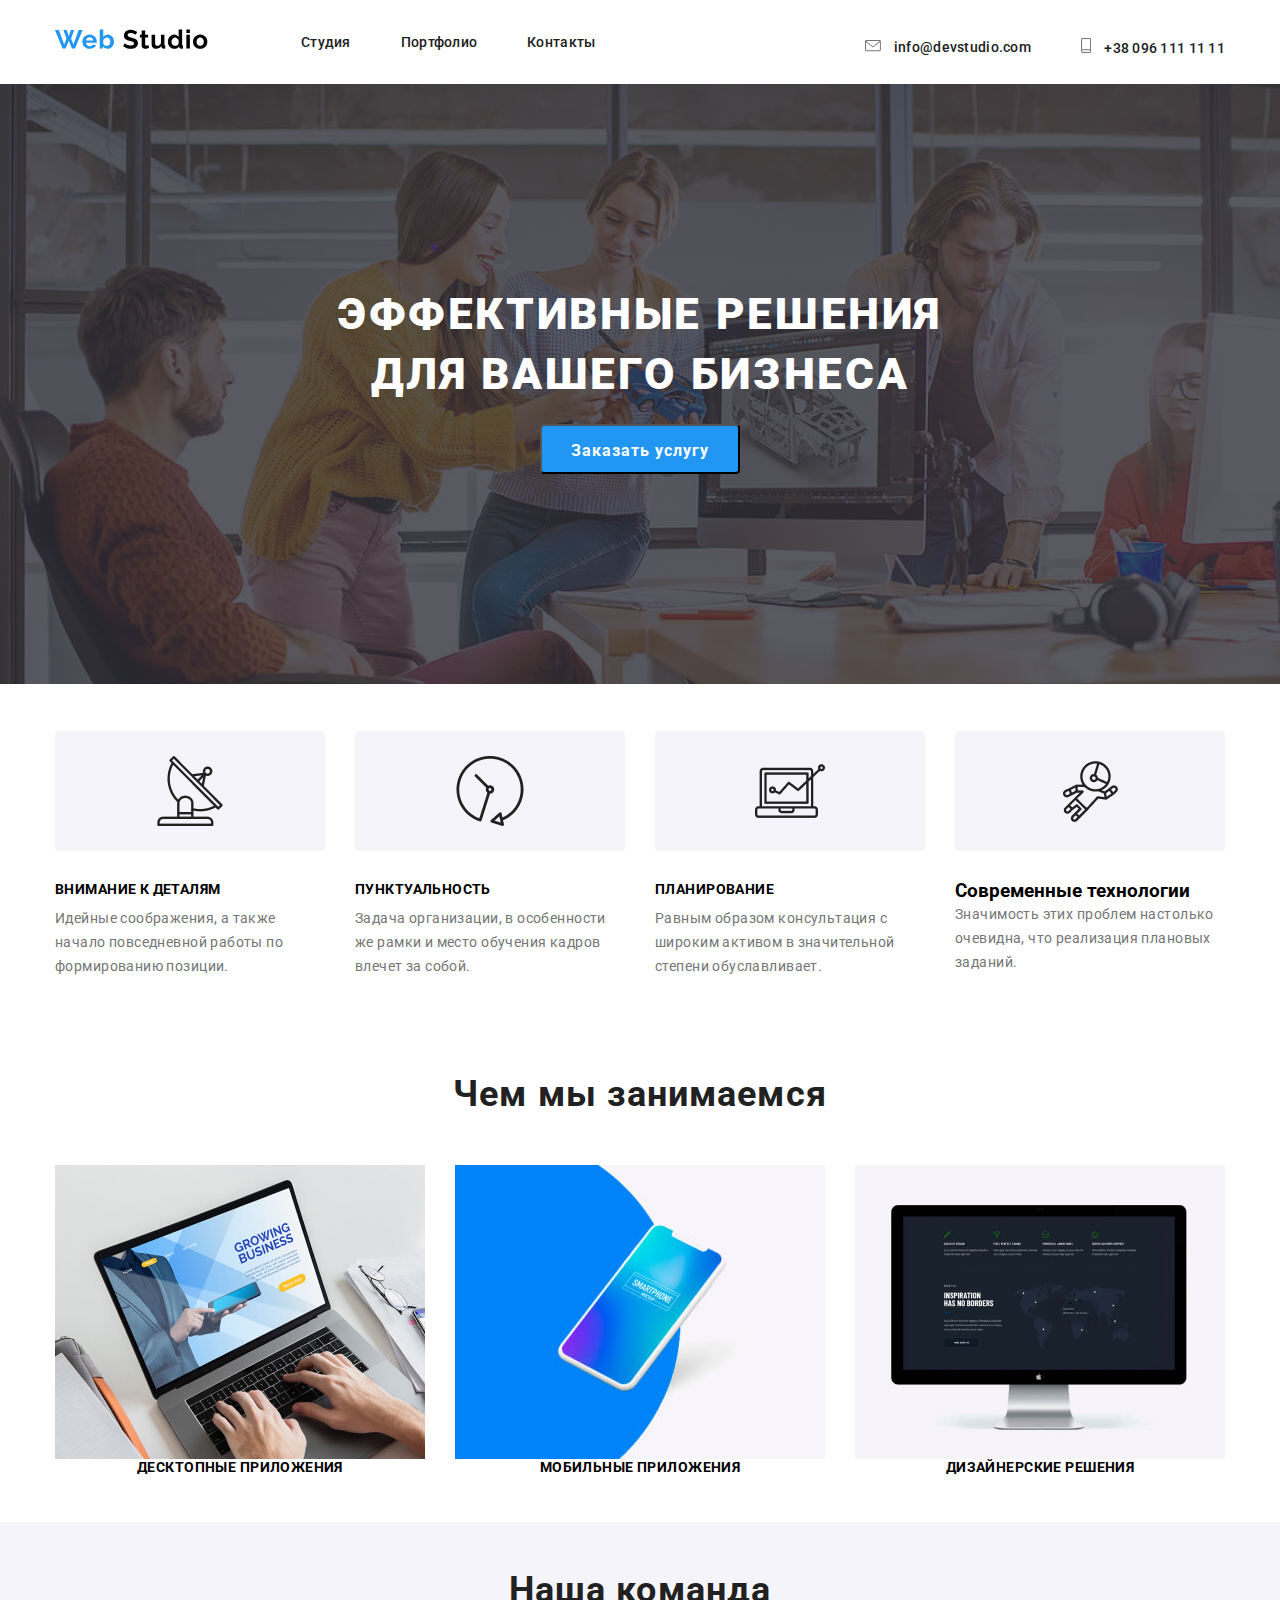
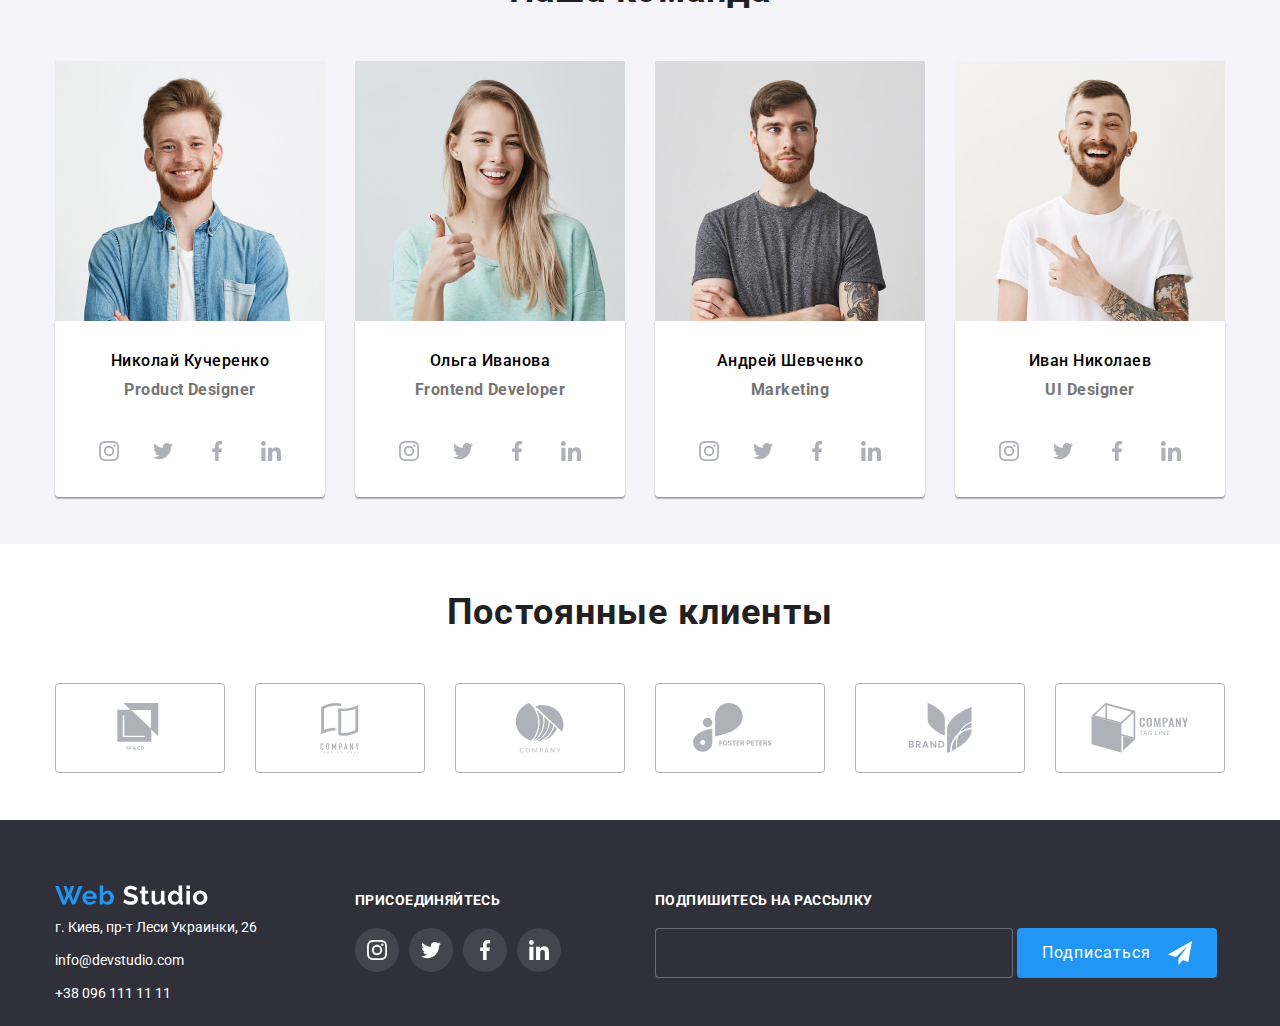
<file: index.html>
<!DOCTYPE html>
<html lang="ru">
  <head>
    <meta charset="UTF-8" />
    <meta name="viewport" content="width=device-width, initial-scale=1.0" />
    <title>Document</title>
    <link
      href="https://fonts.googleapis.com/css2?family=Roboto:wght@400;500;700;900&display=swap"
      rel="stylesheet"
    />
    <link
      rel="stylesheet"
      href="https://cdnjs.cloudflare.com/ajax/libs/modern-normalize/1.0.0/modern-normalize.css"
    />
    <link rel="stylesheet" href="./css/style.css" />
  </head>
  <body>
    <!--header-->
    <header class="header">
      <div class="container">
        <nav class="navigation">
          <a class="logo" href="./index.html">
           <svg width="153" height="31">
             <use href="./images/sprite.svg#icon-Web-Studio"></use>
           </svg>
          </a>
          <ul class="navigation-list list">
            <li class="navigation-list-item">
              <a class="navigation-list-link link" href="">Студия </a>
            </li>
            <li class="navigation-list-item">
              <a class="navigation-list-link link" href="./poftfolio.html"
                >Портфолио
              </a>
            </li>
            <li class="navigation-list-item">
              <a class="navigation-list-link link" href=""> Контакты</a>
            </li>
          </ul>
        </nav>
        <address class="address">
          <ul class="address-list list">
            <li class="address-list-item">
              <a class="address-list-item-mail link"
                href="mailto:info@devstudio.com">
                <svg class="mail-svg">
                  <use href="./images/sprite.svg#icon-mail"></use>
                </svg>
                info@devstudio.com
              </a>
            </li>
            <li class="address-list-item">
              <a class="address-list-item-tel link" href="tel:+380961111111"
                >
                <svg class="tel-svg">
                  <use href="./images/sprite.svg#icon-tel"></use>
                </svg>
                +38 096 111 11 11</a
              >
            </li>
          </ul>
        </address>
      </div>
    </header>
    <main>
      <!--Hero-->
      <section class="hero">
        <h1 class="hero-title">
          ЭФФЕКТИВНЫЕ РЕШЕНИЯ <br />
          ДЛЯ ВАШЕГО БИЗНЕСА
        </h1>
        <button class="modal-btn" type="button">Заказать услугу</button>
      </section>
      <!--advantages-->
      <section class="advantages section">
        <div class="container">
        <h2 class="advantages-title" hidden>fff</h2>
        <ul class="advantages-list list">
          <li class="advantages-list-item">
            <div class="advantages-content first">
            
              <h3 class="subtitle">Внимание к деталям</h3>
              <p class="discription">
                Идейные соображения, а также начало повседневной работы по
                формированию позиции.
              </p>
            </div>
          </li>
          <li class="advantages-list-item">
            <div class="advantages-content second">
              <h3 class="subtitle">Пунктуальность</h3>
              <p class="discription">
                Задача организации, в особенности же рамки и место обучения
                кадров влечет за собой.
              </p>
            </div>
          </li>
          <li class="advantages-list-item">
            <div class="advantages-content third">
              <h3 class="subtitle">Планирование</h3>
              <p class="discription">
                Равным образом консультация с широким активом в значительной
                степени обуславливает.
              </p>
            </div>
          </li>
          <li class="advantages-list-item">
            <div class="advantages-content fourth">
              <h3 class="advantages-subtitle">Современные технологии</h3>
              <p class="discription">
                Значимость этих проблем настолько очевидна, что реализация
                плановых заданий.
              </p>
            </div>
          </li>
        </ul>
        </div>
      </section>
      <!--about us-->
      <section class="about section">
        <div class="container">
        <h2 class="title">Чем мы занимаемся</h2>
        <ul class="about-list list">
          <li class="about-list-item">
            <img
              src="./images/about/1.jpg"
              alt="мужские руки на клавиатуре ноутбука"
              width="370"
              height="294"
            />
            <p class="about-list-title">Десктопные приложения</p>
          </li>
          <li class="about-list-item">
            <img
              src="./images/about/2.jpg"
              alt="смартфон"
              width="370"
              height="294"
            />
            <p class="about-list-title">Мобильные приложения</p>
          </li>
          <li class="about-list-item">
            <img
              src="./images/about/3.jpg"
              alt="монитор апл"
              width="370"
              height="294"
            />
            <p class="about-list-title">Дизайнерские решения</p>
          </li>
        </ul>
        </div>
      </section>
      <!--team-->
      <section class="co-workers section">
        <div class="container">
        <h2 class="title">Наша команда</h2>
        <ul class="co-workers-list list">
          <li class="co-workers-list-item">
            <img
              src="./images/team/1.jpg"
              alt="рыжий парень с бородой"
              width="270"
              height="260"
            />
            <div class="co-worker-content">
              <h3 class="co-worker-name">Николай Кучеренко</h3>
              <p class="co-worker-description">Product Designer</p>
              <ul class="co-worker-list-discription list">
                <li class="co-worker-list-discription-item">
                  <a class="co-worker-list-discription-link link" href=""
                    >
                    <svg class="co-worker-list-discription-link-svg">
                      <use href="./images/sprite.svg#icon-instagram"></use>
                    </svg>
                  </a>
                </li>
                <li class="co-worker-list-discription-item">
                  <a class="co-worker-list-discription-link link" href=""
                    >
                    <svg class="co-worker-list-discription-link-svg">
                      <use href="./images/sprite.svg#icon-twitter"></use>
                    </svg>
                </a>
                </li>
                <li class="co-worker-list-discription-item">
                  <a class="co-worker-list-discription-link link" href="">
                    <svg class="co-worker-list-discription-link-svg">
                      <use href="./images/sprite.svg#icon-facebook"></use>
                    </svg>
                </a>
                </li>
                <li class="co-worker-list-discription-item">
                  <a class="co-worker-list-discription-link link" href=""
                    >
                    <svg class="co-worker-list-discription-link-svg">
                      <use href="./images/sprite.svg#icon-linkedin"></use>
                    </svg>
                </a>
                </li>
              </ul>
            </div>
          </li>
          <li class="co-workers-list-item">
            <img
              src="./images/team/2.jpg"
              alt="рыжий парень с бородой"
              width="270"
              height="260"
            />
            <div class="co-worker-content">
            <h3 class="co-worker-name">Ольга Иванова</h3>
            <p class="co-worker-description">Frontend Developer</p>
            <ul class="co-worker-list-discription list">
              <li class="co-worker-list-discription-item">
                <a class="co-worker-list-discription-link link" href="">
                  <svg class="co-worker-list-discription-link-svg">
                    <use href="./images/sprite.svg#icon-instagram"></use>
                  </svg>
                </a>
              </li>
              <li class="co-worker-list-discription-item">
                <a class="co-worker-list-discription-link link" href="">
                  <svg class="co-worker-list-discription-link-svg">
                    <use href="./images/sprite.svg#icon-twitter"></use>
                  </svg>
                </a>
              </li>
              <li class="co-worker-list-discription-item">
                <a class="co-worker-list-discription-link link" href="">
                  <svg class="co-worker-list-discription-link-svg">
                    <use href="./images/sprite.svg#icon-facebook"></use>
                  </svg>
                </a>
              </li>
              <li class="co-worker-list-discription-item">
                <a class="co-worker-list-discription-link link" href="">
                  <svg class="co-worker-list-discription-link-svg">
                    <use href="./images/sprite.svg#icon-linkedin"></use>
                  </svg>
                </a>
              </li>
            </ul>
            </div>
          </li>
          <li class="co-workers-list-item">
            <img
              src="./images/team/3.jpg"
              alt="рыжий парень с бородой"
              width="270"
              height="260"
            />
            <div class="co-worker-content">
            <h3 class="co-worker-name">Андрей Шевченко</h3>
            <p class="co-worker-description">Marketing</p>
            <ul class="co-worker-list-discription list">
              <li class="co-worker-list-discription-item">
                <a class="co-worker-list-discription-link link" href="">
                  <svg class="co-worker-list-discription-link-svg">
                    <use href="./images/sprite.svg#icon-instagram"></use>
                  </svg>
                </a>
              </li>
              <li class="co-worker-list-discription-item">
                <a class="co-worker-list-discription-link link" href="">
                  <svg class="co-worker-list-discription-link-svg">
                    <use href="./images/sprite.svg#icon-twitter"></use>
                  </svg>
                </a>
              </li>
              <li class="co-worker-list-discription-item">
                <a class="co-worker-list-discription-link link" href="">
                  <svg class="co-worker-list-discription-link-svg">
                    <use href="./images/sprite.svg#icon-facebook"></use>
                  </svg>
                </a>
              </li>
              <li class="co-worker-list-discription-item">
                <a class="co-worker-list-discription-link link" href="">
                  <svg class="co-worker-list-discription-link-svg">
                    <use href="./images/sprite.svg#icon-linkedin"></use>
                  </svg>
                </a>
              </li>
            </ul>
          </li>
          <li class="co-workers-list-item">
            <img
              src="./images/team/4.jpg"
              alt="рыжий парень с бородой"
              width="270"
              height="260"
            />
            <div class="co-worker-content">
            <h3 class="co-worker-name">Иван Николаев</h3>
            <p class="co-worker-description">UI Designer</p>
            <ul class="co-worker-list-discription list">
              <li class="co-worker-list-discription-item">
                <a class="co-worker-list-discription-link link" href="">
                  <svg class="co-worker-list-discription-link-svg">
                    <use href="./images/sprite.svg#icon-instagram"></use>
                  </svg>
                </a>
              </li>
              <li class="co-worker-list-discription-item">
                <a class="co-worker-list-discription-link link" href="">
                  <svg class="co-worker-list-discription-link-svg">
                    <use href="./images/sprite.svg#icon-twitter"></use>
                  </svg>
                </a>
              </li>
              <li class="co-worker-list-discription-item">
                <a class="co-worker-list-discription-link link" href="">
                  <svg class="co-worker-list-discription-link-svg">
                    <use href="./images/sprite.svg#icon-facebook"></use>
                  </svg>
                </a>
              </li>
              <li class="co-worker-list-discription-item">
                <a class="co-worker-list-discription-link link" href="">
                  <svg class="co-worker-list-discription-link-svg">
                    <use href="./images/sprite.svg#icon-linkedin"></use>
                  </svg>
                </a>
              </li>
            </ul>
          </li>
          </div>
        </ul>
      </section>
      </div>
      <!--clients-->
      <section class="clients section">
        <div class="container">
        <h2 class="title">Постоянные клиенты</h2>
        <ul class="clients-list list">
          <li class="clients-list-item">
            <a class="clients-list-link link" href="">
            <svg class="clients-list-svg">
              <use href="./images/sprite.svg#icon-logo-1"></use>
            </svg>
            </a>
          </li>
          <li class="clients-list-item">
            <a class="clients-list-link link" href="">
            <svg class="clients-list-svg">
              <use href="./images/sprite.svg#icon-logo-2"></use>
            </svg>
            </a>
          </li>
          <li class="clients-list-item">
            <a class="clients-list-link link" href="">
            <svg class="clients-list-svg">
              <use href="./images/sprite.svg#icon-logo-3"></use>
            </svg>
            </a>
          </li>
          <li class="clients-list-item">
            <a class="clients-list-link link" href="">
            <svg class="clients-list-svg">
              <use href="./images/sprite.svg#icon-logo-4"></use>
            </svg>
            </a>
          </li>
          <li class="clients-list-item">
            <a class="clients-list-link link" href="">
            <svg class="clients-list-svg">
              <use href="./images/sprite.svg#icon-logo-5"></use>
            </svg>
            </a>
          </li>
          <li class="clients-list-item">
            <a class="clients-list-link link" href="">
          <svg class="clients-list-svg">
            <use href="./images/sprite.svg#icon-logo-6"></use>
          </svg>
          </a>
          </li>
        </ul>
        </div>
      </section>
    </main>
    <footer class="footer">
      <div class="container">
        <div class="address-footer">
          <a class="logo" href="./index.html">
           <svg class="logo-img-svg">
            <use href="./images/sprite.svg#icon-web-footer"></use>
          </svg>
          </a>
          <address class="address-footer-description">
            <p class="address-fact">г. Киев, пр-т Леси Украинки, 26</p>
            <ul class="address-list-footer list">
              <li class="address-list-item">
                <a class="address-list-item-mail-foter link" href="mailto:info@devstudio.com">info@devstudio.com</a>
              </li>
              <li class="address-list-item">
                <a class="address-list-item-tel-footer link" href="tel:+380961111111">+38 096 111 11 11</a>
              </li>
            </ul>
          </address>
        </div>
        <div class="subscription-social">
          <h3 class="social-title">присоединяйтесь</h3>
            <ul class="subscription-list list">
              <li class="subscription-list-item">
               <a class="subscription-social-link link" href="">
                <svg class="subscription-social-link-svg">
                  <use href="./images/sprite.svg#icon-instagram-footer"></use>
                </svg>
              </a>
            </li>
            <li class="subscription-list-item">
              <a class="subscription-social-link link" href="">
                <svg class="subscription-social-link-svg">
                  <use href="./images/sprite.svg#icon-twitter-footer"></use>
                </svg>
              </a>
            </li>
            <li class="subscription-list-item">
              <a class="subscription-social-link link" href="">
                <svg class="subscription-social-link-svg">
                  <use href="./images/sprite.svg#icon-facebook-footer"></use>
                </svg>
              </a>
            </li>
            <li class="subscription-list-item">
              <a class="subscription-social-link link" href="">
                <svg class="subscription-social-link-svg">
                  <use href="./images/sprite.svg#icon-linkedin-footer"></use>
                </svg>
              </a>
            </li>
          </ul>
        </div>
        <div class="subscription">
          <h3 class="subscription-title">Подпишитесь на рассылку</h3>
          <input class="subscription-input" type="text" size="40" />
          <button class="subscription-btn" type="submit">
            <span class="subscription-btn-text">
              <p>Подписаться</p>
          <svg class="subscription-btn-svg">
            <use href="./images/sprite.svg#icon-send"></use>
          </svg>
        </span>
          </button>
        </div>
      </div>
    </footer> 
  </body>
</html>
</file>
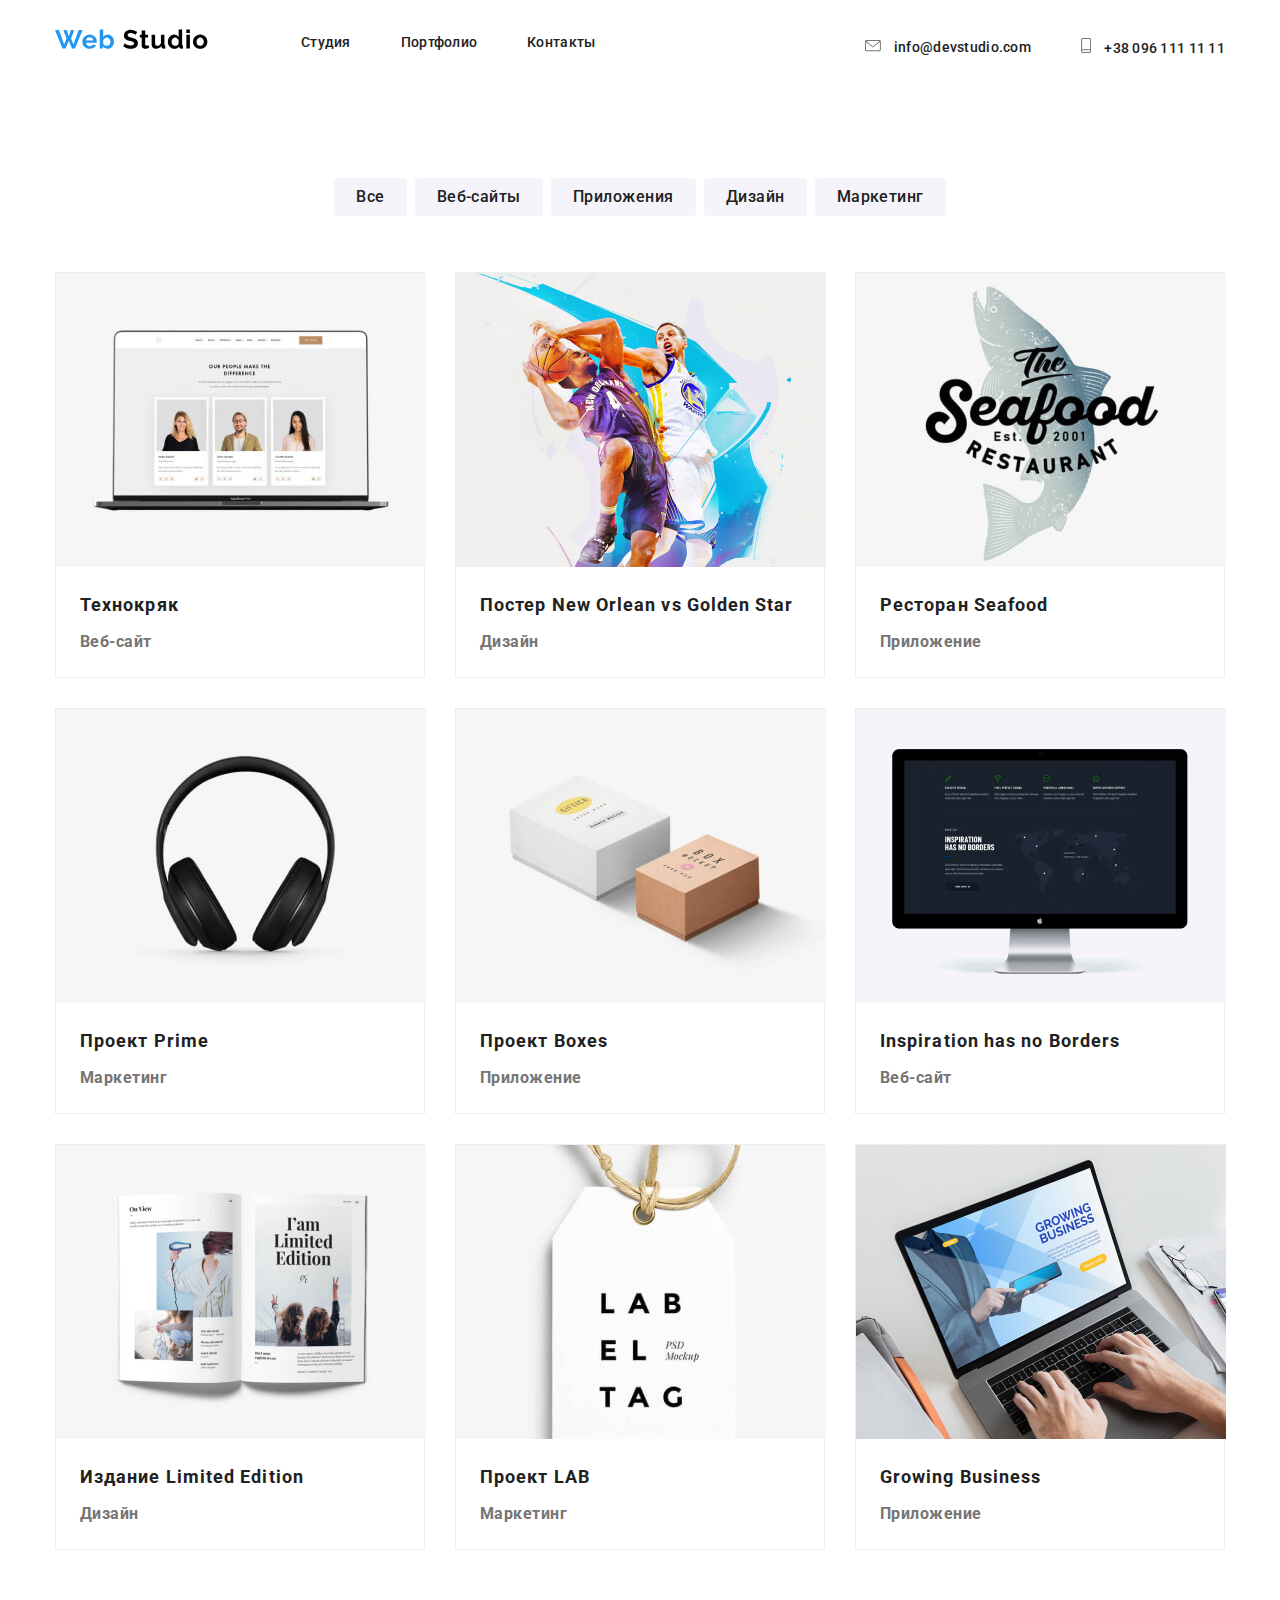
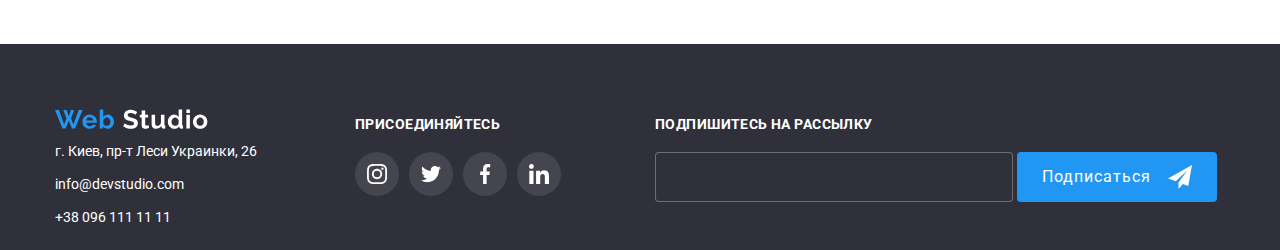
<file: poftfolio.html>
<!DOCTYPE html>
<html lang="en">
  <head>
    <meta charset="UTF-8" />
    <meta name="viewport" content="width=device-width, initial-scale=1.0" />
    <title>Portfolio</title>
    <link
      href="https://fonts.googleapis.com/css2?family=Roboto:wght@400;500;700;900&display=swap"
      rel="stylesheet"
    />
    <link
      rel="stylesheet"
      href="https://cdnjs.cloudflare.com/ajax/libs/modern-normalize/1.0.0/modern-normalize.css"
    />
    <link rel="stylesheet" href="./css/style.css" />
  </head>
  <body>
  <header class="header">
    <div class="container">
      <nav class="navigation">
        <a class="logo" href="./index.html">
          <svg width="153" height="31">
            <use href="./images/sprite.svg#icon-Web-Studio"></use>
          </svg>
        </a>
        <ul class="navigation-list list">
          <li class="navigation-list-item">
            <a class="navigation-list-link link" href="">Студия </a>
          </li>
          <li class="navigation-list-item">
            <a class="navigation-list-link link" href="./poftfolio.html">Портфолио
            </a>
          </li>
          <li class="navigation-list-item">
            <a class="navigation-list-link link" href=""> Контакты</a>
          </li>
        </ul>
      </nav>
      <address class="address">
        <ul class="address-list list">
          <li class="address-list-item">
            <a class="address-list-item-mail link" href="mailto:info@devstudio.com">
              <svg class="mail-svg">
                <use href="./images/sprite.svg#icon-mail"></use>
              </svg>
              info@devstudio.com
            </a>
          </li>
          <li class="address-list-item">
            <a class="address-list-item-tel link" href="tel:+380961111111">
              <svg class="tel-svg">
                <use href="./images/sprite.svg#icon-tel"></use>
              </svg>
              +38 096 111 11 11</a>
          </li>
        </ul>
      </address>
    </div>
  </header>
    <main>
      <!--portfolio-->
      <!--tabs-->
      <div class="container">
        <nav class="potfolio-nav">
          <ul class="portfolio-item list">
            <li class="portfolio-item-list">
              <a class="portfolio-item-link link" href="">Все</a>
            </li>
            <li class="portfolio-item-list">
              <a class="portfolio-item-link link" href="">Веб-сайты</a>
            </li>
            <li class="portfolio-item-list">
              <a class="portfolio-item-link link" href="">Приложения</a>
            </li>
            <li class="portfolio-item-list">
              <a class="portfolio-item-link link" href="">Дизайн</a>
            </li>
            <li class="portfolio-item-list">
              <a class="portfolio-item-link link" href="">Маркетинг</a>
            </li>
          </ul>
        </nav>
      </div>
      <!--gallery-->
      <section class="gallery">
        <div class="container">
          <h2 class="gallery-title" hidden>gg</h2>
          <ul class="gallery-list list">
            <li class="gallery-list-item">
              <a href=""
                ><img
                  src="./images/portfolio/all/1.jpg"
                  alt=""
                  width="370"
                  height="294"
                />
              </a>
              <p hidden>
                Технокряк это современная площадка распространения коронавируса.
                Компании используют эту платформу для цифрового шпионажа и атак
                на защищённые сервера конкурентов.
              </p>
              <p class="gallery-item-title">Технокряк</p>
              <p class="gallery-item-discription">Веб-сайт</p>
            </li>
            <li class="gallery-list-item">
              <a class="gallery-title-link link" href=""
                ><img
                  src="./images/portfolio/all/2.jpg"
                  alt=""
                  width="370"
                  height="294"
                />
              </a>
              <p class="gallery-item-title">Постер New Orlean vs Golden Star</p>
              <p class="gallery-item-discription">Дизайн</p>
            </li>
            <li class="gallery-list-item">
              <a class="gallery-title-link link" href=""
                ><img
                  src="./images/portfolio/all/3.jpg"
                  alt=""
                  width="370"
                  height="294"
                />
              </a>
              <p class="gallery-item-title">Ресторан Seafood</p>
              <p class="gallery-item-discription">Приложение</p>
            </li>
            <li class="gallery-list-item">
              <a class="gallery-title-link link" href=""
                ><img
                  src="./images/portfolio/all/4.jpg"
                  alt=""
                  width="370"
                  height="294"
                />
              </a>
              <p class="gallery-item-title">Проект Prime</p>
              <p class="gallery-item-discription">Маркетинг</p>
            </li>
            <li class="gallery-list-item">
              <a href=""
                ><img
                  src="./images/portfolio/all/5.jpg"
                  alt=""
                  width="370"
                  height="294"
                />
              </a>
              <p class="gallery-item-title">Проект Boxes</p>
              <p class="gallery-item-discription">Приложение</p>
            </li>
            <li class="gallery-list-item">
              <a href=""
                ><img
                  src="./images/portfolio/all/6.jpg"
                  alt=""
                  width="370"
                  height="294"
                />
              </a>
              <p class="gallery-item-title">Inspiration has no Borders</p>
              <p class="gallery-item-discription">Веб-сайт</p>
            </li>
            <li class="gallery-list-item">
              <a href=""
                ><img
                  src="./images/portfolio/all/7.jpg"
                  alt=""
                  width="370"
                  height="294"
                />
              </a>
              <p class="gallery-item-title">Издание Limited Edition</p>
              <p class="gallery-item-discription">Дизайн</p>
            </li>
            <li class="gallery-list-item">
              <a href=""
                ><img
                  src="./images/portfolio/all/8.jpg"
                  alt=""
                  width="370"
                  height="294"
                />
              </a>
              <p class="gallery-item-title">Проект LAB</p>
              <p class="gallery-item-discription">Маркетинг</p>
            </li>
            <li class="gallery-list-item">
              <a href=""
                ><img
                  src="./images/portfolio/all/9.jpg"
                  alt=""
                  width="370"
                  height="294"
                />
              </a>
              <p class="gallery-item-title">Growing Business</p>
              <p class="gallery-item-discription">Приложение</p>
            </li>
          </ul>
        </div>
      </section>
    </main>
    <footer class="footer">
      <div class="container">
        <div class="address-footer">
          <a class="logo" href="./index.html">
            <svg class="logo-img-svg">
              <use href="./images/sprite.svg#icon-web-footer"></use>
            </svg>
          </a>
          <address class="address-footer-description">
            <p class="address-fact">г. Киев, пр-т Леси Украинки, 26</p>
            <ul class="address-list-footer list">
              <li class="address-list-item">
                <a class="address-list-item-mail-foter link" href="mailto:info@devstudio.com">info@devstudio.com</a>
              </li>
              <li class="address-list-item">
                <a class="address-list-item-tel-footer link" href="tel:+380961111111">+38 096 111 11 11</a>
              </li>
            </ul>
          </address>
        </div>
        <div class="subscription-social">
          <h3 class="social-title">присоединяйтесь</h3>
          <ul class="subscription-list list">
            <li class="subscription-list-item">
              <a class="subscription-social-link link" href="">
                <svg class="subscription-social-link-svg">
                  <use href="./images/sprite.svg#icon-instagram-footer"></use>
                </svg>
              </a>
            </li>
            <li class="subscription-list-item">
              <a class="subscription-social-link link" href="">
                <svg class="subscription-social-link-svg">
                  <use href="./images/sprite.svg#icon-twitter-footer"></use>
                </svg>
              </a>
            </li>
            <li class="subscription-list-item">
              <a class="subscription-social-link link" href="">
                <svg class="subscription-social-link-svg">
                  <use href="./images/sprite.svg#icon-facebook-footer"></use>
                </svg>
              </a>
            </li>
            <li class="subscription-list-item">
              <a class="subscription-social-link link" href="">
                <svg class="subscription-social-link-svg">
                  <use href="./images/sprite.svg#icon-linkedin-footer"></use>
                </svg>
              </a>
            </li>
          </ul>
        </div>
        <div class="subscription">
          <h3 class="subscription-title">Подпишитесь на рассылку</h3>
          <input class="subscription-input" type="text" size="40" />
          <button class="subscription-btn" type="submit">
            <span class="subscription-btn-text">
              <p>Подписаться</p>
              <svg class="subscription-btn-svg">
                <use href="./images/sprite.svg#icon-send"></use>
              </svg>
            </span>
          </button>
        </div>
      </div>
    </footer>
  </body>
</html>
</file>
<file: css/style.css>
:root {
  --main-font: "Roboto", sans-serif;
  --accent-color: #2196f3;
  --title-color: #212121;
  --description-color:#757575;
}
*,
*::before,
*::after {
  margin: 0;
  padding: 0;
}

body {
  font-family: var(--main-font);
  font-style: normal;
}
.list {
  list-style: none;
}
.link {
  text-decoration: none;
}
.address {
  font-style: normal;
  }

img {
  display: block;
}

.container {
  width: 1200px;
  padding: 0 15px;
  margin: 0 auto;
}
.section {
  padding-top: 47px;
  padding-bottom: 47px;
}
.title {
  font-weight: 700;
  font-size: 36px;
  line-height: 1.167;
  text-align: center;
  letter-spacing: 0.03em;
  color: var(--title-color);
}
.subtitle {
  font-weight: 700;
  font-size: 14px;
  line-height: 1.143;
  letter-spacing: 0.03em;
  text-transform: uppercase;
  color: var(---title-color);
}
.discription {
  font-weight: 400;
  font-size: 14px;
  line-height: 1.714;
  letter-spacing: 0.03em;
  color: var(--description-color);
}
/*header*/

.header .container{
  display: flex;
  align-items: center;
}
.header .address {
   margin-left: auto;
}
.navigation{
  display: flex;
}

.navigation-list,
.address-list{
  display: flex;
  align-items: center;
}

.logo{
  padding-top: 24px;
  padding-bottom: 25px;
  margin-right: 93px;
}

.navigation-list-item:not(:last-child),
.address-list-item:not(:last-child)
{
    margin-right: 50px;
}
.navigation-list-link{
  display: flex ;
  flex-direction: column;
  align-items: center;
 
  }
.navigation-list-link:hover .navigation-list-link::after{
  display: inline-block;
  content: "";
  width: 47px;
  height: 4px;
  background: #2196F3;
  border-radius: 2px;
  margin-top: 20px;
}

.mail-svg{
width: 16px;
height:12px;
margin-right: 10px;
fill:#757575;
}
.tel-svg{
width: 10px;
height:15px; 
margin-right: 10px;
fill:#757575;
}
.address-list-item:hover .mail-svg,
.address-list-item:hover .tel-svg
{
  fill: var(--accent-color);
}

.address-list-item{
  display: flex;
  align-items: flex-end;
}
.navigation-list-link,
.address-list-item-mail,
.address-list-item-tel {
  font-weight: 500;
  font-style: normal;
  font-size: 14px;
  line-height: 1.143;
  letter-spacing: 0.02em;
  color: #212121;
  
}
.navigation-list-link:hover,
.navigation-list-link:focus,
.address-list-item-mail:hover,
.address-list-item-mail:focus,
.address-list-item-tel:hover,
.address-list-item-tel:focus {
  color: var(--accent-color);
}
/*hero*/
.hero .container {
  display: flex;
}
.hero{
  text-align: center;
  height:600px;
  background-image: linear-gradient(rgba(47, 48, 58, 0.8), rgba(47, 48, 58, 0.8)), url(../images/hero/header.jpg);
}
.hero-title {
  font-weight: 900;
  font-size: 44px;
  line-height: 1.364;
  letter-spacing: 0.06em;
  text-transform: uppercase;
  padding-top: 200px;
  color: #FFFFFF;
 }
.modal-btn {
  font-family: "Roboto", sans-serif;
  font-style: normal;
  font-weight: 700;
  font-size: 16px;
  line-height: 1.875;
  align-items: center;
  letter-spacing: 0.06em;
  margin-top: 20px;
  width: 200px;
  height: 50px;
  background: #2196F3;
  color: #FFFFFF;
  border-radius: 4px;
  padding: 10px 25px;
}
/*advantages*/

.advantages .subtitle{
  margin-bottom: 10px;
}
.advantages-list{
  display: flex;
  justify-content: space-between;
}

.first::before{
  background-image: url("../images/advantages/1.png");
   display: block;
  content: "";
  width: 270px;
  height: 120px;
  background-color: #F5F4FA;
  margin-bottom: 30px;
  background-repeat: no-repeat;
  background-position: center;
  border-radius: 4px;
}
.second::before{
  background-image: url("../images/advantages/2.png");
  display: block;
  content: "";
  width: 270px;
  height: 120px;
  background-color: #F5F4FA;
  margin-bottom: 30px;
  background-repeat: no-repeat;
  background-position: center;
  border-radius: 4px;
}
.third::before{
  background-image: url("../images/advantages/3.png");
  display: block;
  content: "";
  width: 270px;
  height: 120px;
  background-color: #F5F4FA;
  margin-bottom: 30px;
  background-repeat: no-repeat;
  background-position: center;
  border-radius: 4px;
}
.fourth::before{
  background-image: url("../images/advantages/4.png");
   display: block;
  content: "";
  width: 270px;
  height: 120px;
  background-color: #F5F4FA;
  margin-bottom: 30px;
  background-repeat: no-repeat;
  background-position: center;
  border-radius: 4px;
}
.advantages-list-item{
  width:270px;
}
.advantages-img-icon {
text-align: center;
margin-bottom: 10px;
}
/*abut*/
.about .title {
   margin-bottom: 50px;
}
.about-list{
   display: flex;
  justify-content: space-between;
}
.about-list-item{
  width:370px;
}
.about-list-title {
  font-weight: 700;
  font-size: 14px;
  line-height: 1.143;
  text-align: center;
  letter-spacing: 0.03em;
  text-transform: uppercase;
  
}
/*team-*/
.co-workers{
  background-color: #F5F4FA;;
}
.co-workers .title {
   margin-bottom: 50px;
}
.co-workers-list{
  display: flex;
  justify-content: space-between;
}
.co-worker-name {
  font-weight: 500;
  font-size: 16px;
  line-height: 1.188;
  text-align: center;
  letter-spacing: 0.03em;
  color var(--title-color);
  margin-bottom: 10px;
}
.co-worker-description {
  font-weight: 700;
  font-size: 16px;
  line-height: 19px;
  text-align: center;
  letter-spacing: 0.03em;
  color: var(--description-color);
  margin-bottom: 30px;
}
.co-worker-list-discription{
  display: flex;
  margin-left: 32px;
  margin-right: 32px;
 
  justify-content: space-between;
  }
.co-worker-content{
  padding-top: 30px;
  background: #FFFFFF;
box-shadow: 0px 1px 3px rgba(0, 0, 0, 0.12), 0px 1px 1px rgba(0, 0, 0, 0.14), 0px 2px 1px rgba(0, 0, 0, 0.2);
border-radius: 0px 0px 4px 4px;
 padding-bottom: 24px;
}
.co-worker-list-discription-link {
  display: flex;
  align-items: center;
  justify-content: center;
  width: 44px;
  height: 44px;
  border-radius: 50px;
  }
 .co-worker-list-discription-link:hover,
 .co-worker-list-discription-link:focus
 {
background-color:var(--accent-color);

 }
 .co-worker-list-discription-link-svg{
width:20px;
height:20px;
fill:#AFB1B8;

 }
 .co-worker-list-discription-link:hover .co-worker-list-discription-link-svg
 {
   fill:#FFFFFF;
 }
/*clients-*/
.clients-list{
display: flex;
justify-content: space-between; 
}
.clients .title{
  margin-bottom: 50px;
}
.clients-list-link{

display: flex;
align-items: center;
width: 170px;
height:90px;
border: 1px solid #AFB1B8;
box-sizing: border-box;
border-radius: 4px;
 
}
.clients-list-svg{
height:50px;
fill:#AFB1B8;
}
.clients-list-item:hover .clients-list-svg{
  fill:var(--accent-color);
}

.clients-list-link:hover
{
  border-color: var(--accent-color);
}
.clients-list-link:hover .clients-list-svg
{
  fill: var(--accent-color);
}
/*porfolio-*/
.portfolio-item{
display:flex;
margin-top: 94px;
margin-bottom: 56px;
justify-content: center;

}
.portfolio-item-list:not(:last-child){
margin-right: 8px;

}
.portfolio-item-list{
padding: 6px 22px;
background: #F5F4FA;
border-radius: 4px;

}
.portfolio-item-link{
font-weight: 500;
font-size: 16px;
line-height: 1.625;
text-align: center;
letter-spacing: 0.03em;
color: var(--title-color);
}
.portfolio-item-list:hover,
.portfolio-item-list:focus{
  background: var(--accent-color);
}
.portfolio-item-link:hover,
.portfolio-item-link:focus{
  color: #FFFFFF;;
}
.gallery{
  margin-bottom: 94px;
}
.gallery-item-title{
font-weight: 700;
font-size: 18px;
line-height: 2;
letter-spacing: 0.06em;
color: var(--title-color);
margin-top: 20px;
margin-left: 24px;
}
.gallery-item-discription{
font-weight: 700;
font-size: 16px;
line-height: 1.875;
letter-spacing: 0.03em;
color: var(--description-color);
margin-top: 4px;
margin-left: 24px;
margin-bottom: 20px;
}


.gallery-list{
  display:flex;
  flex-wrap: wrap;
  margin: -15px;
 }
.gallery-list-item{
width: 370px;
margin: 15px;
background: #FFFFFF;
border: 1px solid #EEEEEE;
box-sizing: border-box;
}
.gallery-list-item:hover{
border: 1px solid #EEEEEE;
box-sizing: border-box;
box-shadow: 0px 1px 1px rgba(0, 0, 0, 0.12), 0px 4px 4px rgba(0, 0, 0, 0.06), 1px 4px 6px rgba(0, 0, 0, 0.16);
}

/*footer*/
.footer
{
background: #2F303A;
}
.footer  .container
{
display:flex;
}
.logo-img-svg{
  width:153px;
  height: 31px;
}
.address-footer{

  width: 231px;
  margin-top: 60px;
  margin-bottom: 20px;
  margin-right: 69px;
 
 
}
.address-fact{
font-weight: normal;
font-style: normal;
font-size: 14px;
line-height: 1.714;
color:#FFFFFF;

}
.address-list-item{
margin-top: 9px;
}
.address-list-item-mail-foter,
.address-list-item-tel-footer
{
  color: #FFFFFF;
}
.address-list-item-mail-foter:hover,
.address-list-item-tel-footer:hover
{
  color: var(--accent-color);
}
.address-footer-description {
font-family: "Roboto", sans-serif;
font-style: normal;
font-weight: 400;
font-size: 14px;
line-height: 1.714;
color: #FFFFFF;

}
.subscription-social{
  width:206px;
   margin-top: 72px;
    margin-right: 94px;
}
.social-title {
  font-weight: 700;
  font-size: 14px;
  line-height: 1.143;
  letter-spacing: 0.03em;
  text-transform: uppercase;
  color:#FFFFFF;
  margin-bottom: 20px;
  }
  .subscription-title {
  font-weight: 700;
  font-size: 14px;
  line-height: 1.143;
  letter-spacing: 0.03em;
  text-transform: uppercase;
  color:#FFFFFF;
  margin-right: 12px;
  }
.subscription{
margin-top: 72px;
width: 570px;
}
.subscription-btn {
  font-family: "Roboto", sans-serif;
  font-style: normal;
  font-weight: 400;
  font-size: 16px;
  line-height: 1.875;
  align-items: center;
  letter-spacing: 0.06em;
  margin-top: 20px;
  width: 200px;
  height: 50px;
  background: #2196F3;
  border-radius: 4px;

  border: 0px;
  padding: 10px 25px;
  color: #FFFFFF;
}
.subscription-btn-svg{
  width: 24px;
  height:24px;
  margin-left: 10px;
  fill:#FFFFFF;
}
.subscription-btn-text{
  display: inline-block;
  display: flex;
  align-items: center;
  justify-content: space-between;

}
.subscription-input{
width: 358px;
height: 50px;
border-radius: 4px;
border: 1px solid rgba(255, 255, 255, 0.3);
box-sizing: border-box;
background-color: #2F303A;
}
.subscription-list{
display: flex;
justify-content: space-between;
}
.subscription-social-link{
  display: flex;
  align-items: center;
  justify-content: center;
  width: 44px;
  height: 44px;
  border-radius: 50px;
  background-color: rgba(255, 255, 255, 0.1);
}
.subscription-social-link:hover{
 background-color: var(--accent-color);
}
.subscription-social-link-svg{
width: 20px;
height: 20px;
fill:#fff;
}
</file>
